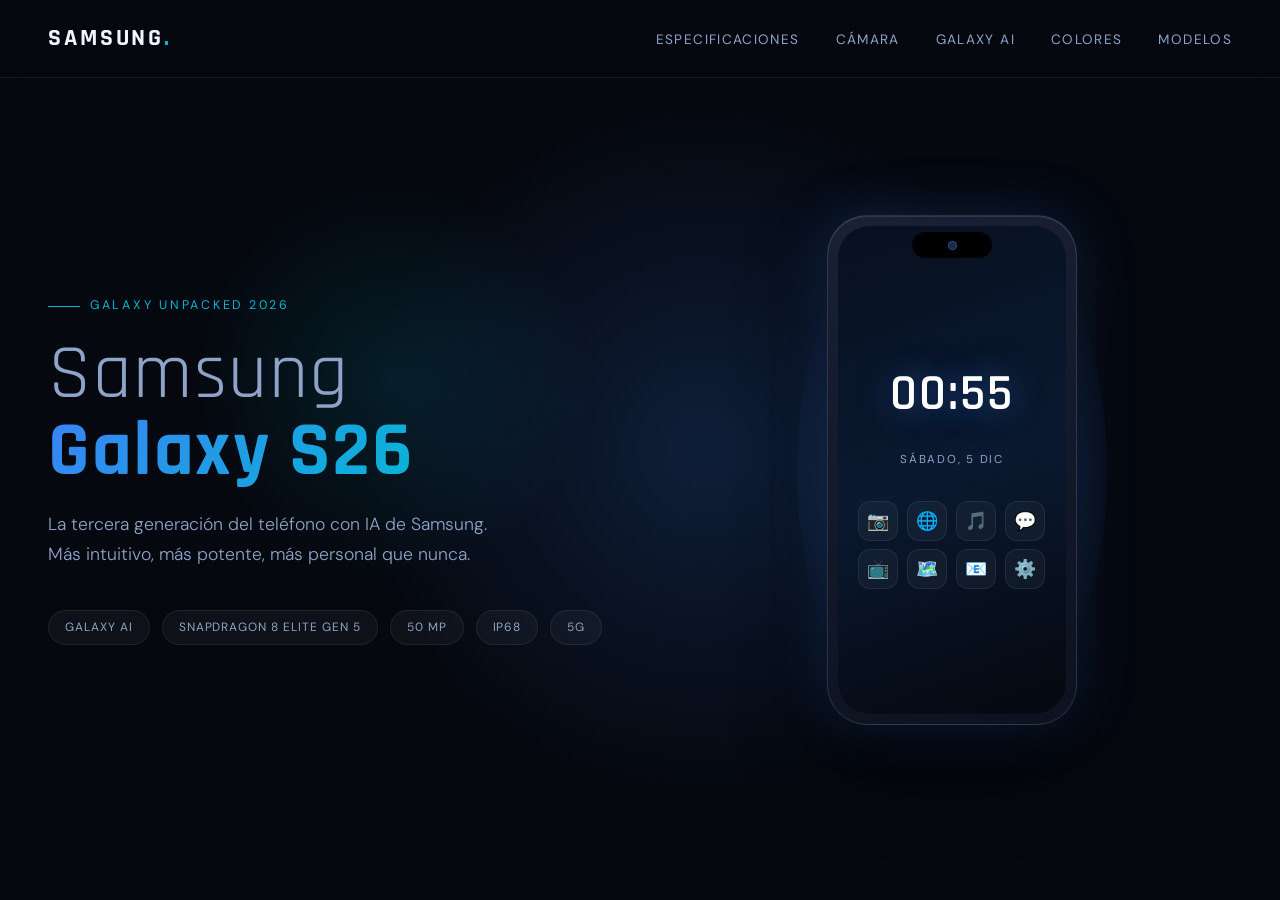
<file: index.html>
<!DOCTYPE html>
<html lang="es-MX">
<head>
  <meta charset="UTF-8" />
  <meta name="viewport" content="width=device-width, initial-scale=1.0" />
  <title>Samsung Galaxy S26 | Galaxy AI</title>
  <meta name="description" content="Descubre el Samsung Galaxy S26 — el smartphone con IA más intuitivo de Samsung. Snapdragon 8 Elite Gen 5, cámara de 50 MP y Galaxy AI." />
  <meta name="theme-color" content="#05080f" />
  <link rel="apple-touch-icon" href="data:image/svg+xml,%3Csvg xmlns='http://www.w3.org/2000/svg' viewBox='0 0 120 120'%3E%3Crect width='120' height='120' rx='20' fill='%233b82f6'/%3E%3Ctext y='75%25' font-size='50' text-anchor='middle' fill='white'%3ES26%3C/text%3E%3C/svg%3E">
  <link rel="preconnect" href="https://fonts.googleapis.com" />
  <link rel="preconnect" href="https://fonts.gstatic.com" crossorigin />
  <link rel="preload" href="https://fonts.googleapis.com/css2?family=Rajdhani:wght@700&amp;display=swap" as="style" onload="this.onload=null;this.rel='stylesheet'">
  <noscript><link href="https://fonts.googleapis.com/css2?family=Rajdhani:wght@400;500;600;700&family=DM+Sans:opsz,wght@9..40,300;9..40,400;9..40,500&display=swap" rel="stylesheet"></noscript>
  <link href="https://fonts.googleapis.com/css2?family=Rajdhani:wght@400;500;600;700&family=DM+Sans:opsz,wght@9..40,300;9..40,400;9..40,500&display=swap" rel="stylesheet" />
  <link rel="stylesheet" href="styles.css" />
</head>
<body>

  <!-- NAVEGACIÓN -->
  <nav>
    <a href="#" class="nav-logo">SAMSUNG<span>.</span></a>
    <ul class="nav-links">
      <li><a href="#specs">Especificaciones</a></li>
      <li><a href="#camera">Cámara</a></li>
      <li><a href="#ai">Galaxy AI</a></li>
      <li><a href="#colores">Colores</a></li>
      <li><a href="#modelos">Modelos</a></li>
    </ul>
    <button class="nav-hamburger" aria-label="Abrir menú">☰</button>
  </nav>

  <!-- HERO -->
  <section class="hero">
    <div class="hero-glow"></div>
    <div class="hero-glow-2"></div>

    <div class="hero-grid">

      <!-- Texto -->
      <div class="hero-content">
        <div class="hero-eyebrow">Galaxy Unpacked 2026</div>
        <h1>
          <span class="brand">Samsung</span><br>
          <span class="model">Galaxy S26</span>
        </h1>
        <p class="hero-tagline">
          La tercera generación del teléfono con IA de Samsung.<br>
          Más intuitivo, más potente, más personal que nunca.
        </p>
        <div class="hero-badges">
          <span class="badge">Galaxy AI</span>
          <span class="badge">Snapdragon 8 Elite Gen 5</span>
          <span class="badge">50 MP</span>
          <span class="badge">IP68</span>
          <span class="badge">5G</span>
        </div>
      </div>

      <!-- Mockup teléfono -->
      <div class="hero-visual">
        <div class="phone-wrap">
          <div class="phone-glow-ring"></div>
          <div class="phone-frame">
            <div class="phone-notch">
              <div class="notch-cam"></div>
            </div>
            <div class="phone-screen">
              <div class="screen-time" id="clock">--:--</div>
              <div class="screen-date" id="dateDisplay">Cargando...</div>
              <div class="screen-icons">
                <div class="s-icon">📷</div>
                <div class="s-icon">🌐</div>
                <div class="s-icon">🎵</div>
                <div class="s-icon">💬</div>
                <div class="s-icon">📺</div>
                <div class="s-icon">🗺️</div>
                <div class="s-icon">📧</div>
                <div class="s-icon">⚙️</div>
              </div>
            </div>
            <div class="phone-side-btn"></div>
          </div>
        </div>
      </div>

    </div>
  </section>

  <script>
    // Clock
    function updateClock() {
      const now = new Date();
      const h = String(now.getHours()).padStart(2, '0');
      const m = String(now.getMinutes()).padStart(2, '0');
      document.getElementById('clock').textContent = h + ':' + m;
      const days   = ['Domingo','Lunes','Martes','Miércoles','Jueves','Viernes','Sábado'];
      const months = ['Ene','Feb','Mar','Abr','May','Jun','Jul','Ago','Sep','Oct','Nov','Dic'];
      document.getElementById('dateDisplay').textContent =
        days[now.getDay()] + ', ' + now.getDate() + ' ' + months[now.getMonth()];
    }
    updateClock();
    setInterval(updateClock, 1000);

    // Mobile nav & active links
    const hamburger = document.querySelector('.nav-hamburger');
    const navLinksList = document.querySelector('.nav-links');
    hamburger?.addEventListener('click', () => {
      navLinksList.classList.toggle('nav-open');
      hamburger.classList.toggle('open');
    });

    // Close nav on link click (mobile)
    document.querySelectorAll('.nav-links a').forEach(link => {
      link.addEventListener('click', () => {
        navLinksList.classList.remove('nav-open');
        hamburger.classList.remove('open');
      });
    });

    // Active nav highlight
    let currentSection = '';
    window.addEventListener('scroll', () => {
      const sections = document.querySelectorAll('section[id]');
      const scrollPos = window.scrollY + 200;
      sections.forEach(section => {
        if (scrollPos >= section.offsetTop) {
          currentSection = section.id;
        }
      });
      document.querySelectorAll('.nav-links a').forEach(a => {
        a.classList.remove('active');
        if (a.getAttribute('href').slice(1) === currentSection) {
          a.classList.add('active');
        }
      });
    });
  </script>

</body>
</html>
</file>
<file: styles.css>
*, *::before, *::after {
  margin: 0;
  padding: 0;
  box-sizing: border-box;
}

:root {
  --bg-deep:       #05080f;
  --bg-glass:      rgba(255,255,255,0.04);
  --accent-blue:   #3b82f6;
  --accent-cyan:   #06b6d4;
  --text-primary:  #f0f4ff;
  --text-secondary:#8fa3c8;
  --border:        rgba(255,255,255,0.07);
  --font-display:  'Rajdhani', sans-serif;
  --font-body:     'DM Sans', sans-serif;
}

@import url('https://fonts.googleapis.com/css2?family=Rajdhani:wght@400;500;600;700&family=DM+Sans:opsz,wght@9..40,300;9..40,400;9..40,500&display=swap');

html {
  scroll-behavior: smooth;
}

body {
  background: var(--bg-deep);
  color: var(--text-primary);
  font-family: var(--font-body);
  line-height: 1.7;
  overflow-x: hidden;
}

/* NAV */
nav {
  position: fixed;
  top: 0; left: 0; right: 0;
  z-index: 100;
  display: flex;
  justify-content: space-between;
  align-items: center;
  padding: 18px 48px;
  background: rgba(5,8,15,0.75);
  backdrop-filter: blur(18px);
  border-bottom: 1px solid var(--border);
}

.nav-logo {
  font-family: var(--font-display);
  font-size: 1.5rem;
  font-weight: 700;
  letter-spacing: 0.12em;
  color: var(--text-primary);
  text-decoration: none;
}

.nav-logo span { color: var(--accent-cyan); }

.nav-links {
  display: flex;
  gap: 36px;
  list-style: none;
  margin: 0;
  padding: 0;
}

.nav-links a {
  font-size: 0.85rem;
  letter-spacing: 0.1em;
  text-transform: uppercase;
  color: var(--text-secondary);
  text-decoration: none;
  transition: color 0.25s;
}

.nav-links a:hover,
.nav-links a.active {
  color: var(--text-primary);
}

.nav-hamburger {
  display: none;
  background: none;
  border: none;
  font-size: 1.4rem;
  color: var(--text-secondary);
  cursor: pointer;
  padding: 4px;
  transition: color 0.25s, transform 0.25s;
}

.nav-hamburger:hover {
  color: var(--text-primary);
  transform: scale(1.1);
}

.nav-hamburger.open {
  color: var(--accent-cyan);
}

/* HERO */
.hero {
  min-height: 100vh;
  display: flex;
  align-items: center;
  padding: 120px 48px 80px;
  position: relative;
  overflow: hidden;
}

.hero-glow {
  position: absolute;
  width: 700px; height: 700px;
  border-radius: 50%;
  background: radial-gradient(circle, rgba(59,130,246,0.18) 0%, transparent 70%);
  top: 50%; left: 55%;
  transform: translate(-50%, -50%);
  pointer-events: none;
}

.hero-glow-2 {
  position: absolute;
  width: 400px; height: 400px;
  border-radius: 50%;
  background: radial-gradient(circle, rgba(6,182,212,0.12) 0%, transparent 70%);
  top: 20%; left: 15%;
  pointer-events: none;
}

.hero-grid {
  display: grid;
  grid-template-columns: 1fr 1fr;
  align-items: center;
  gap: 64px;
  max-width: 1200px;
  margin: 0 auto;
  width: 100%;
  position: relative;
  z-index: 1;
}

.hero-eyebrow {
  font-size: 0.78rem;
  letter-spacing: 0.22em;
  text-transform: uppercase;
  color: var(--accent-cyan);
  margin-bottom: 20px;
  display: flex;
  align-items: center;
  gap: 10px;
}

.hero-eyebrow::before {
  content: '';
  display: block;
  width: 32px; height: 1px;
  background: var(--accent-cyan);
}

.hero h1 {
  font-family: var(--font-display);
  font-size: clamp(3rem, 6vw, 5.5rem);
  font-weight: 700;
  line-height: 1.0;
  letter-spacing: 0.02em;
  margin-bottom: 12px;
}

.hero h1 .brand { color: var(--text-secondary); font-weight: 400; }

.hero h1 .model {
  background: linear-gradient(135deg, #3b82f6, #06b6d4);
  -webkit-background-clip: text;
  -webkit-text-fill-color: transparent;
  background-clip: text;
}

.hero-tagline {
  font-size: 1.1rem;
  color: var(--text-secondary);
  margin: 20px 0 40px;
  max-width: 460px;
  font-weight: 300;
}

.hero-badges {
  display: flex;
  gap: 12px;
  flex-wrap: wrap;
}

.badge {
  font-size: 0.75rem;
  letter-spacing: 0.08em;
  text-transform: uppercase;
  padding: 6px 16px;
  border: 1px solid var(--border);
  border-radius: 100px;
  color: var(--text-secondary);
  background: var(--bg-glass);
}

/* PHONE */
.hero-visual {
  display: flex;
  justify-content: center;
  align-items: center;
}

.phone-wrap {
  position: relative;
  animation: float 5s ease-in-out infinite;
}

@keyframes float {
  0%, 100% { transform: translateY(0); }
  50%       { transform: translateY(-18px); }
}

.phone-glow-ring {
  position: absolute;
  inset: -30px;
  border-radius: 50%;
  background: radial-gradient(circle, rgba(59,130,246,0.22) 0%, transparent 65%);
  pointer-events: none;
}

.phone-frame {
  width: 250px;
  height: 510px;
  background: linear-gradient(160deg, #1a2035, #0d1220);
  border-radius: 40px;
  border: 1.5px solid rgba(255,255,255,0.12);
  position: relative;
  overflow: hidden;
  box-shadow:
    0 0 60px rgba(59,130,246,0.2),
    0 40px 80px rgba(0,0,0,0.6),
    inset 0 1px 0 rgba(255,255,255,0.1);
}

.phone-screen {
  position: absolute;
  inset: 10px;
  border-radius: 32px;
  background: linear-gradient(160deg, #07101f 0%, #0a1930 50%, #05080f 100%);
  overflow: hidden;
  display: flex;
  flex-direction: column;
  align-items: center;
  justify-content: center;
  gap: 12px;
  padding: 20px;
}

.screen-time {
  font-family: var(--font-display);
  font-size: 3.2rem;
  font-weight: 600;
  letter-spacing: 0.04em;
  color: #fff;
  text-shadow: 0 0 30px rgba(59,130,246,0.5);
}

.screen-date {
  font-size: 0.72rem;
  letter-spacing: 0.15em;
  text-transform: uppercase;
  color: var(--text-secondary);
}

.screen-icons {
  display: grid;
  grid-template-columns: repeat(4, 1fr);
  gap: 8px;
  margin-top: 20px;
  width: 100%;
}

.s-icon {
  width: 40px; height: 40px;
  border-radius: 12px;
  background: var(--bg-glass);
  border: 1px solid var(--border);
  display: flex;
  align-items: center;
  justify-content: center;
  font-size: 18px;
}

.phone-notch {
  position: absolute;
  top: 16px;
  left: 50%;
  transform: translateX(-50%);
  width: 80px; height: 26px;
  background: #000;
  border-radius: 20px;
  z-index: 2;
  display: flex;
  align-items: center;
  justify-content: center;
}

.notch-cam {
  width: 9px; height: 9px;
  border-radius: 50%;
  background: #1a2a40;
  border: 1px solid rgba(59,130,246,0.4);
}

.phone-side-btn {
  position: absolute;
  right: -3px;
  top: 110px;
  width: 3px; height: 60px;
  background: rgba(255,255,255,0.15);
  border-radius: 2px;
}

/* ANIMATIONS */
@keyframes fadeUp {
  from { opacity: 0; transform: translateY(24px); }
  to   { opacity: 1; transform: translateY(0); }
}

.hero-eyebrow { animation: fadeUp 0.6s ease both; }
.hero h1      { animation: fadeUp 0.7s 0.1s ease both; }
.hero-tagline { animation: fadeUp 0.7s 0.2s ease both; }
.hero-badges  { animation: fadeUp 0.7s 0.3s ease both; }
.hero-visual  { animation: fadeUp 0.9s 0.3s ease both; }
</file>
